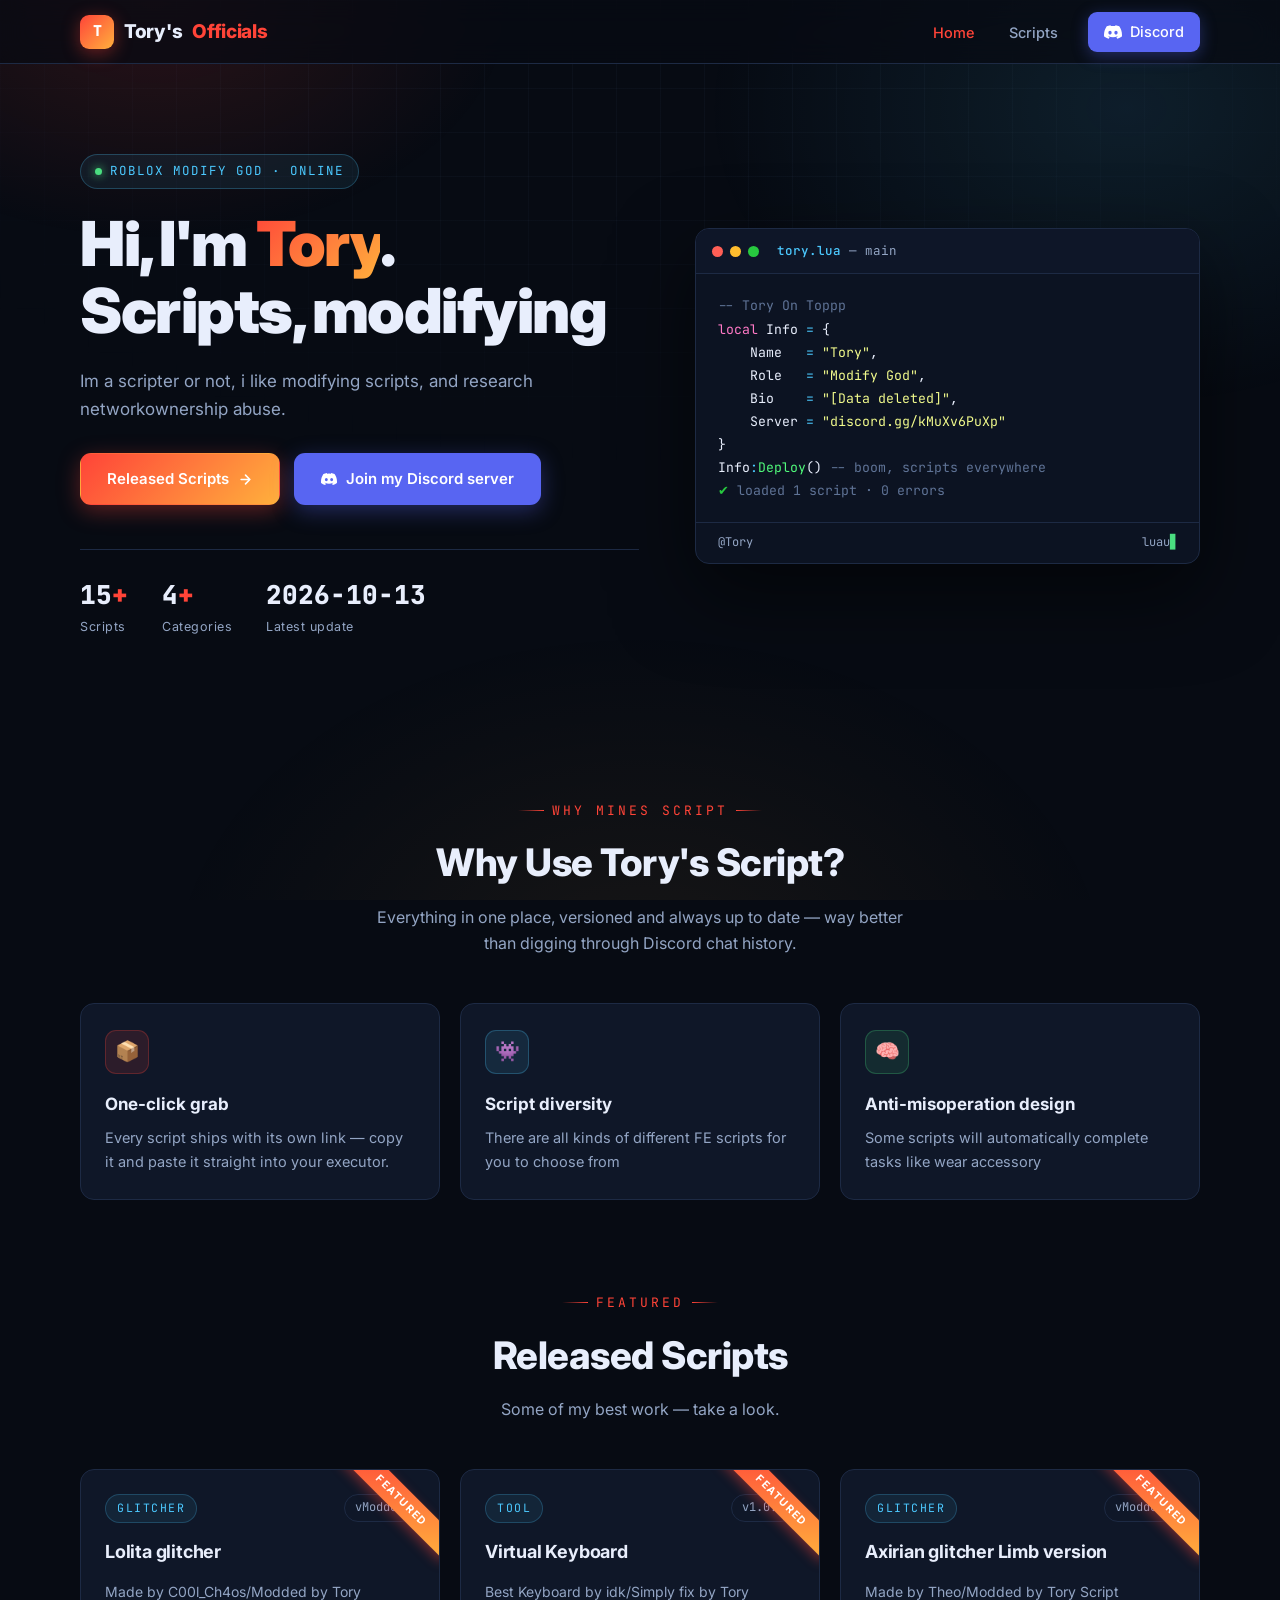
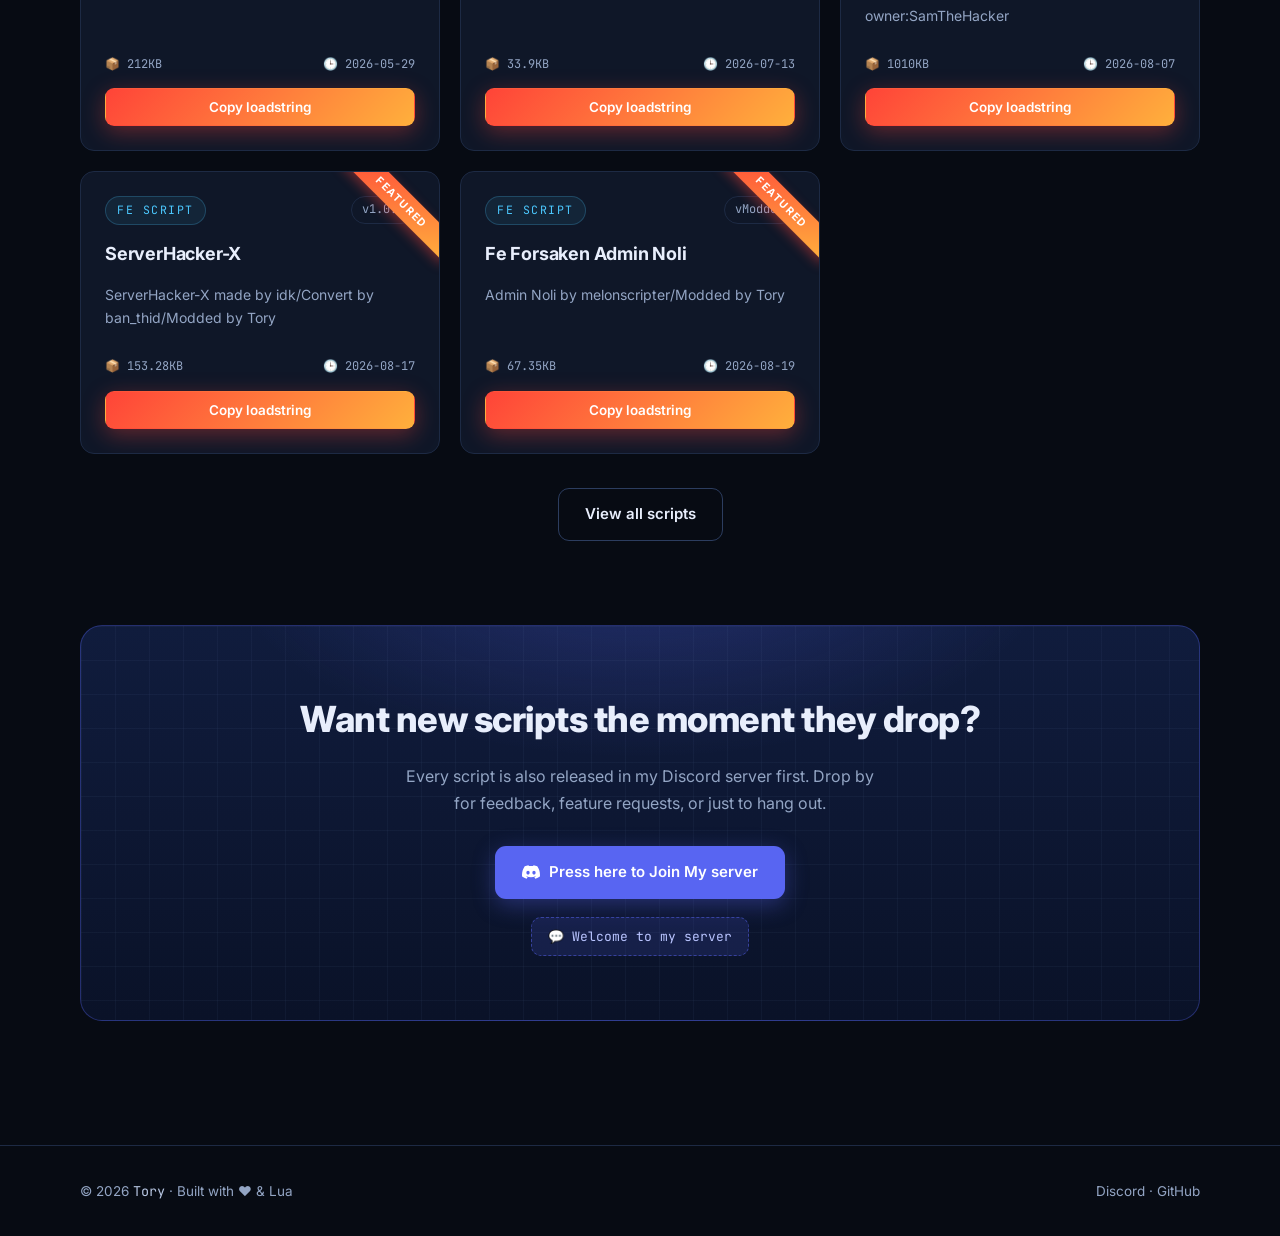
<file: index.html>
<!DOCTYPE html>
<html lang="en">
<head>
  <meta charset="UTF-8" />
  <meta name="viewport" content="width=device-width, initial-scale=1.0" />
  <title>Tory's Officials — Roblox Exploit</title>
  <meta name="description" content="Tory's Roblox Official website — FE scripts, Tool & somethings." />
  <link rel="icon" type="image/svg+xml" href="favicon.svg" />
  <link rel="icon" type="image/png" sizes="32x32" href="favicon.png" />
  <link rel="icon" type="image/x-icon" href="favicon.ico" />
  <link rel="apple-touch-icon" href="apple-touch-icon.png" />
  <meta name="theme-color" content="#ff4438" />
  <link rel="preconnect" href="https://fonts.googleapis.com" />
  <link rel="preconnect" href="https://fonts.gstatic.com" crossorigin />
  <link href="https://fonts.googleapis.com/css2?family=Inter:wght@400;500;600;700;800;900&family=JetBrains+Mono:wght@400;500;700&display=swap" rel="stylesheet" />
  <link rel="stylesheet" href="assets/css/style.css" />
</head>
<body>
  <div class="bg-glow"></div>
  <div class="bg-grid"></div>

  <nav class="nav">
    <div class="container nav-inner">
      <a href="index.html" class="brand">
        <span class="logo"><span>T</span></span>
        Tory's<span style="color:var(--accent)">Officials</span>
      </a>
      <ul class="nav-links">
        <li><a href="index.html" class="active">Home</a></li>
        <li><a href="scripts.html">Scripts</a></li>
        <li><a href="#" data-discord class="nav-discord" target="_blank" rel="noopener">
          <svg width="18" height="18" viewBox="0 0 24 24" fill="currentColor"><path d="M20.317 4.37a19.79 19.79 0 0 0-4.885-1.515.074.074 0 0 0-.079.037c-.21.375-.444.864-.608 1.25a18.27 18.27 0 0 0-5.487 0 12.64 12.64 0 0 0-.617-1.25.077.077 0 0 0-.079-.037A19.736 19.736 0 0 0 3.677 4.37a.07.07 0 0 0-.032.027C.533 9.046-.32 13.58.099 18.057a.082.082 0 0 0 .031.057 19.9 19.9 0 0 0 5.993 3.03.078.078 0 0 0 .084-.028c.462-.63.874-1.295 1.226-1.994a.076.076 0 0 0-.041-.106 13.107 13.107 0 0 1-1.872-.892.077.077 0 0 1-.008-.128c.126-.094.252-.192.372-.291a.074.074 0 0 1 .077-.01c3.928 1.793 8.18 1.793 12.062 0a.074.074 0 0 1 .078.01c.12.098.246.198.373.292a.077.077 0 0 1-.006.127 12.299 12.299 0 0 1-1.873.892.077.077 0 0 0-.041.107c.36.698.772 1.362 1.225 1.993a.076.076 0 0 0 .084.028 19.839 19.839 0 0 0 6.002-3.03.077.077 0 0 0 .032-.054c.5-5.177-.838-9.674-3.549-13.66a.061.061 0 0 0-.031-.03zM8.02 15.33c-1.183 0-2.157-1.085-2.157-2.419 0-1.333.956-2.419 2.157-2.419 1.21 0 2.176 1.096 2.157 2.42 0 1.333-.956 2.418-2.157 2.418zm7.975 0c-1.183 0-2.157-1.085-2.157-2.419 0-1.333.955-2.419 2.157-2.419 1.21 0 2.176 1.096 2.157 2.42 0 1.333-.946 2.418-2.157 2.418z"/></svg>
          Discord
        </a></li>
      </ul>
    </div>
  </nav>

  <header class="hero">
    <div class="container hero-inner">
      <div class="hero-left">
        <div class="hero-badge"><span class="dot"></span> ROBLOX MODIFY GOD · ONLINE</div>
        <h1>Hi, I'm <span class="grad">Tory</span>.<br />Scripts, modifying</h1>
        <p class="bio" id="bioText">I'm a scripter or not, I like modifying scripts, and research networkownership abuse.</p>
        <div class="hero-actions">
          <a href="scripts.html" class="btn btn-primary">Released Scripts
            <svg width="15" height="15" viewBox="0 0 24 24" fill="none" stroke="currentColor" stroke-width="2.5" stroke-linecap="round" stroke-linejoin="round"><path d="M5 12h14M12 5l7 7-7 7"/></svg>
          </a>
          <a href="#" data-discord class="btn btn-discord" target="_blank" rel="noopener">
            <svg width="16" height="16" viewBox="0 0 24 24" fill="currentColor"><path d="M20.317 4.37a19.79 19.79 0 0 0-4.885-1.515.074.074 0 0 0-.079.037c-.21.375-.444.864-.608 1.25a18.27 18.27 0 0 0-5.487 0 12.64 12.64 0 0 0-.617-1.25.077.077 0 0 0-.079-.037A19.736 19.736 0 0 0 3.677 4.37a.07.07 0 0 0-.032.027C.533 9.046-.32 13.58.099 18.057a.082.082 0 0 0 .031.057 19.9 19.9 0 0 0 5.993 3.03.078.078 0 0 0 .084-.028c.462-.63.874-1.295 1.226-1.994a.076.076 0 0 0-.041-.106 13.107 13.107 0 0 1-1.872-.892.077.077 0 0 1-.008-.128c.126-.094.252-.192.372-.291a.074.074 0 0 1 .077-.01c3.928 1.793 8.18 1.793 12.062 0a.074.074 0 0 1 .078.01c.12.098.246.198.373.292a.077.077 0 0 1-.006.127 12.299 12.299 0 0 1-1.873.892.077.077 0 0 0-.041.107c.36.698.772 1.362 1.225 1.993a.076.076 0 0 0 .084.028 19.839 19.839 0 0 0 6.002-3.03.077.077 0 0 0 .032-.054c.5-5.177-.838-9.674-3.549-13.66a.061.061 0 0 0-.031-.03zM8.02 15.33c-1.183 0-2.157-1.085-2.157-2.419 0-1.333.956-2.419 2.157-2.419 1.21 0 2.176 1.096 2.157 2.42 0 1.333-.956 2.418-2.157 2.418zm7.975 0c-1.183 0-2.157-1.085-2.157-2.419 0-1.333.955-2.419 2.157-2.419 1.21 0 2.176 1.096 2.157 2.42 0 1.333-.946 2.418-2.157 2.418z"/></svg>
            Join my Discord server
          </a>
        </div>
        <div class="hero-stats" id="statsTarget">
          <div class="reveal visible"><div class="num"><em>·</em></div><div class="lbl">Scripts</div></div>
          <div class="reveal visible"><div class="num"><em>·</em></div><div class="lbl">Categories</div></div>
          <div class="reveal visible"><div class="num"><em>·</em></div><div class="lbl">Latest update</div></div>
        </div>
      </div>

      <div class="hero-right reveal">
        <div class="code-window">
          <div class="code-titlebar">
            <span class="dots"><i></i><i></i><i></i></span>
            <span class="file"><b>tory.lua</b> — main</span>
          </div>
          <div class="code-body">
<span class="ln"><span class="cm">-- Tory On Toppp</span></span>
<span class="ln"><span class="kw">local</span> Info <span class="pu">=</span> {</span>
<span class="ln">    Name   <span class="pu">=</span> <span class="st">"Tory"</span>,</span>
<span class="ln">    Role   <span class="pu">=</span> <span class="st">"Modify God"</span>,</span>
<span class="ln">    Bio    <span class="pu">=</span> <span class="st">"[Data deleted]"</span>,</span>
<span class="ln">    Server <span class="pu">=</span> <span class="st">"discord.gg/kMuXv6PuXp"</span></span>
<span class="ln">}</span>
<span class="ln"></span>
<span class="ln">Info<span class="pu">:</span><span class="fn">Deploy</span>() <span class="cm">-- boom, scripts everywhere</span></span>
<span class="ln"><span class="ok">✔</span> <span class="cm">loaded 1 script · 0 errors</span></span>
          </div>
          <div class="code-foot">
            <span>@Tory</span>
            <span>luau<span class="typed-cursor">▊</span></span>
          </div>
        </div>
      </div>
    </div>
  </header>

  
  <section class="section" id="features">
    <div class="container">
      <div class="section-head reveal">
        <span class="eyebrow">Why Mines Script</span>
        <h2>Why Use Tory's Script?</h2>
        <p>Everything in one place, versioned and always up to date — way better than digging through Discord chat history.</p>
      </div>
      <div class="features-grid">
        <div class="feature reveal" data-delay="1">
          <div class="icon">📦</div>
          <h3>One-click grab</h3>
          <p>Every script ships with its own link — copy it and paste it straight into your executor.</p>
        </div>
        <div class="feature reveal" data-delay="2">
          <div class="icon">👾</div>
          <h3>Script diversity</h3>
          <p>There are all kinds of different FE scripts for you to choose from</p>
        </div>
        <div class="feature reveal" data-delay="3">
          <div class="icon">🧠</div>
          <h3>Anti-misoperation design</h3>
          <p>Some scripts will automatically complete tasks like wear accessory</p>
        </div>
      </div>
    </div>
  </section>

  <section class="section" id="featured" style="padding-top:0">
    <div class="container">
      <div class="section-head reveal">
        <span class="eyebrow">featured</span>
        <h2>Released Scripts</h2>
        <p>Some of my best work — take a look.</p>
      </div>
      <div class="scripts-grid" id="featuredGrid"></div>
      <div style="text-align:center;margin-top:34px" class="reveal">
        <a href="scripts.html" class="btn btn-ghost">View all scripts</a>
      </div>
    </div>
  </section>

  <section class="section" style="padding-top:0">
    <div class="container">
      <div class="cta reveal">
        <h2>Want new scripts the moment they drop?</h2>
        <p>Every script is also released in my Discord server first. Drop by for feedback, feature requests, or just to hang out.</p>
        <a href="#" data-discord class="btn btn-discord" target="_blank" rel="noopener">
          <svg width="18" height="18" viewBox="0 0 24 24" fill="currentColor"><path d="M20.317 4.37a19.79 19.79 0 0 0-4.885-1.515.074.074 0 0 0-.079.037c-.21.375-.444.864-.608 1.25a18.27 18.27 0 0 0-5.487 0 12.64 12.64 0 0 0-.617-1.25.077.077 0 0 0-.079-.037A19.736 19.736 0 0 0 3.677 4.37a.07.07 0 0 0-.032.027C.533 9.046-.32 13.58.099 18.057a.082.082 0 0 0 .031.057 19.9 19.9 0 0 0 5.993 3.03.078.078 0 0 0 .084-.028c.462-.63.874-1.295 1.226-1.994a.076.076 0 0 0-.041-.106 13.107 13.107 0 0 1-1.872-.892.077.077 0 0 1-.008-.128c.126-.094.252-.192.372-.291a.074.074 0 0 1 .077-.01c3.928 1.793 8.18 1.793 12.062 0a.074.074 0 0 1 .078.01c.12.098.246.198.373.292a.077.077 0 0 1-.006.127 12.299 12.299 0 0 1-1.873.892.077.077 0 0 0-.041.107c.36.698.772 1.362 1.225 1.993a.076.076 0 0 0 .084.028 19.839 19.839 0 0 0 6.002-3.03.077.077 0 0 0 .032-.054c.5-5.177-.838-9.674-3.549-13.66a.061.061 0 0 0-.031-.03zM8.02 15.33c-1.183 0-2.157-1.085-2.157-2.419 0-1.333.956-2.419 2.157-2.419 1.21 0 2.176 1.096 2.157 2.42 0 1.333-.956 2.418-2.157 2.418zm7.975 0c-1.183 0-2.157-1.085-2.157-2.419 0-1.333.955-2.419 2.157-2.419 1.21 0 2.176 1.096 2.157 2.42 0 1.333-.946 2.418-2.157 2.418z"/></svg>
          Press here to Join My server
        </a>
        <div>
          <span class="discord-tag">💬 Welcome to my server</span>
        </div>
      </div>
    </div>
  </section>
  
  <footer class="footer">
    <div class="container footer-inner">
      <span>© <span id="year"></span> <span class="mono">Tory</span> · Built with ❤️ &amp; Lua</span>
      <span><a href="#" data-discord target="_blank" rel="noopener">Discord</a> · <a href="https://github.com" target="_blank" rel="noopener">GitHub</a></span>
    </div>
  </footer>

  <script src="assets/js/main.js"></script>
  <script>document.getElementById("year").textContent = new Date().getFullYear();</script>
</body>
</html>
</file>
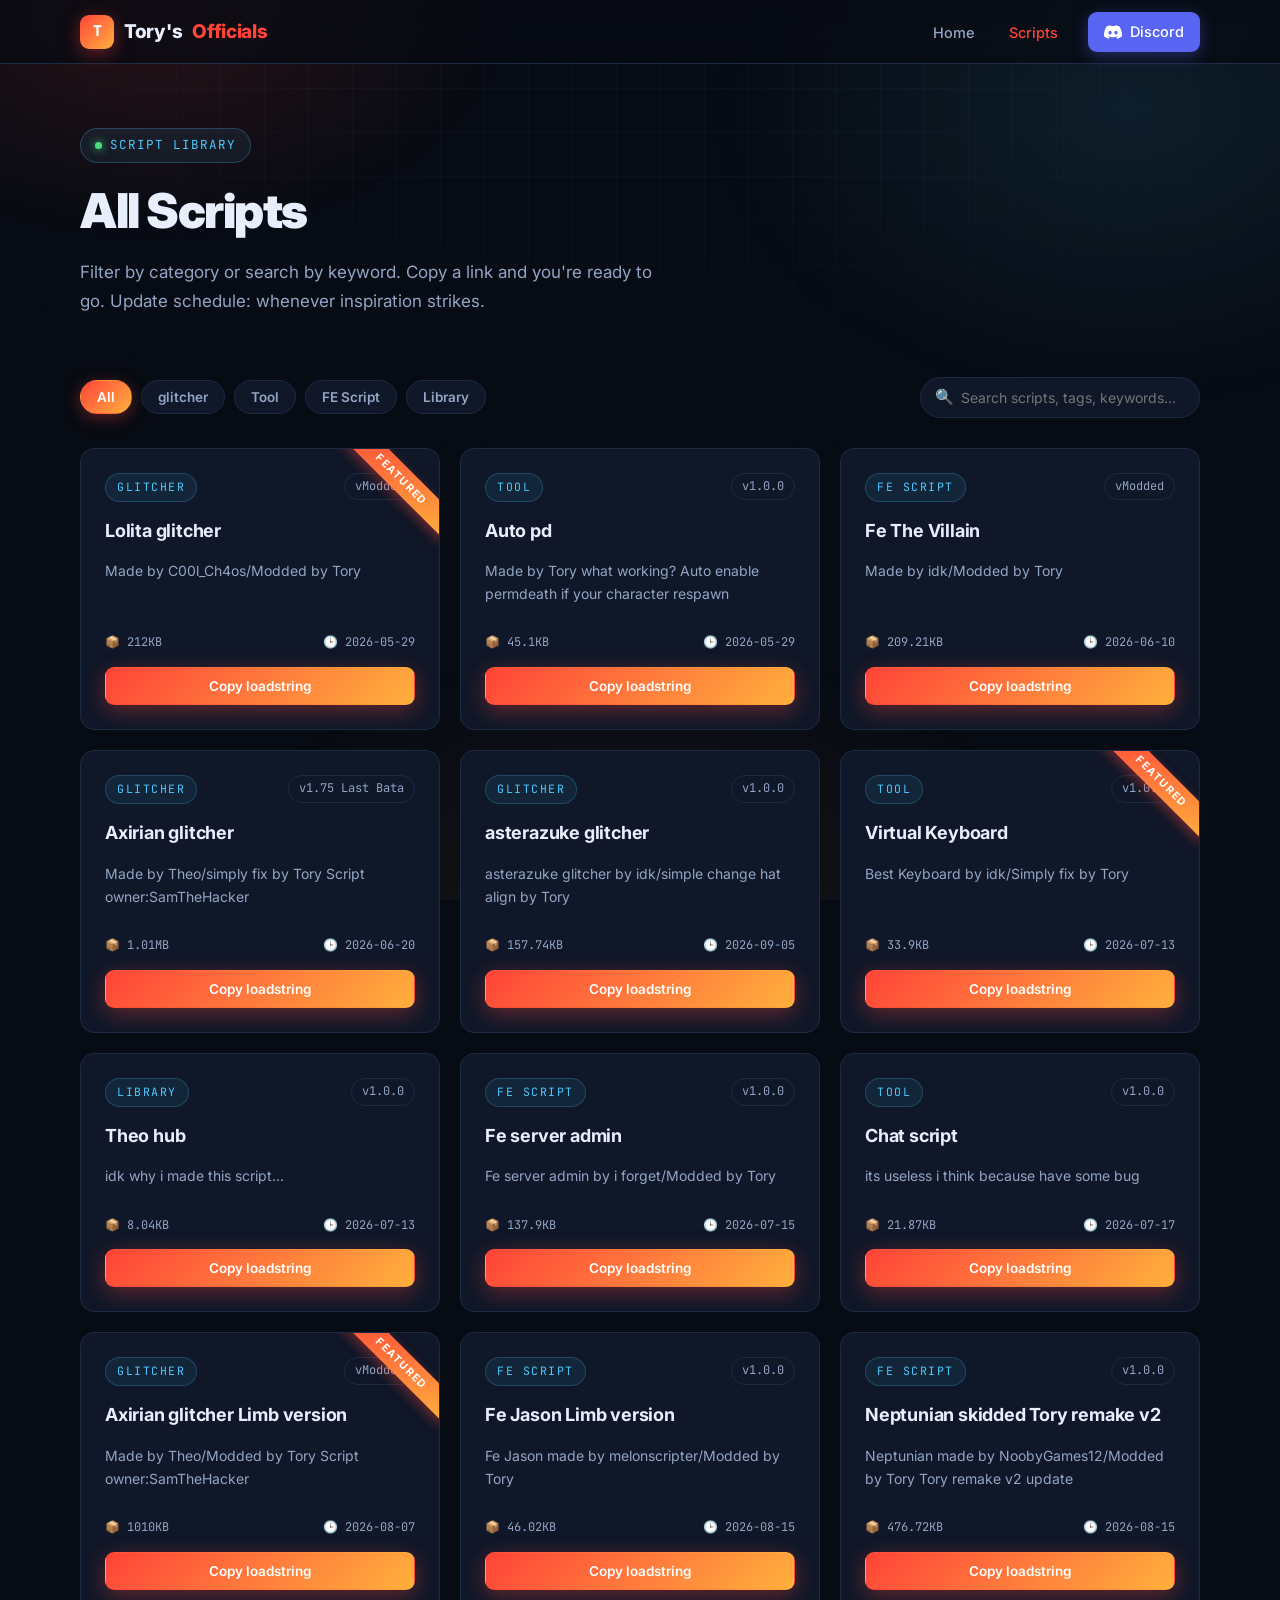
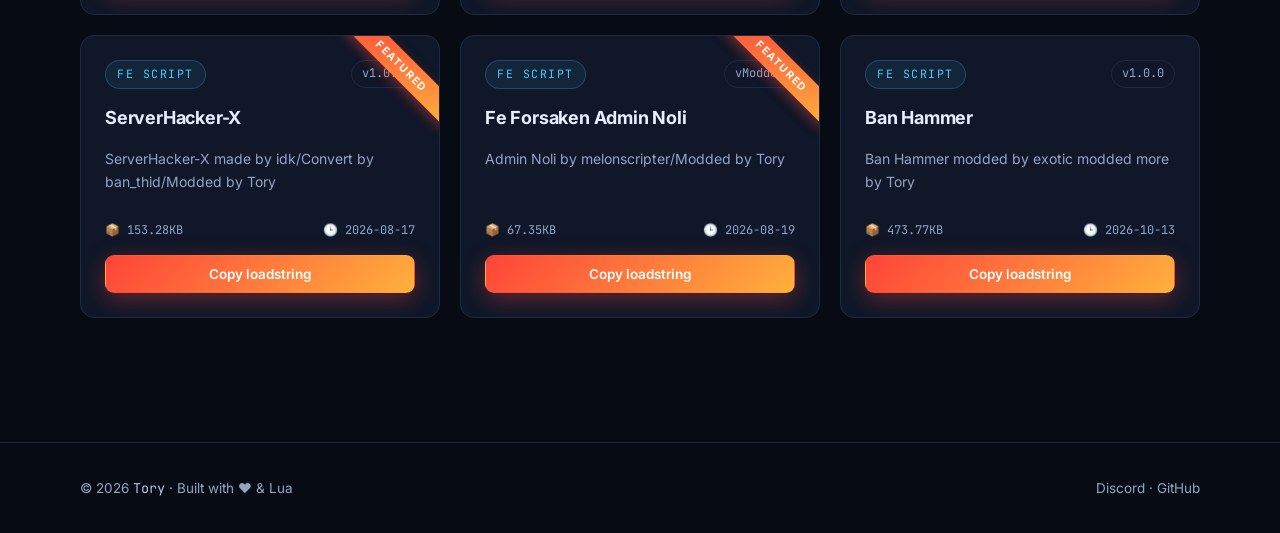
<file: scripts.html>
<!DOCTYPE html>
<html lang="en">
<head>
  <meta charset="UTF-8" />
  <meta name="viewport" content="width=device-width, initial-scale=1.0" />
  <title>Script Library — Tory's Officials</title>
  <meta name="description" content="All of Tory's released scripts — browse by category, search & copy links." />
  <link rel="icon" type="image/svg+xml" href="favicon.svg" />
  <link rel="icon" type="image/png" sizes="32x32" href="favicon.png" />
  <link rel="icon" type="image/x-icon" href="favicon.ico" />
  <link rel="apple-touch-icon" href="apple-touch-icon.png" />
  <meta name="theme-color" content="#ff4438" />
  <link rel="preconnect" href="https://fonts.googleapis.com" />
  <link rel="preconnect" href="https://fonts.gstatic.com" crossorigin />
  <link href="https://fonts.googleapis.com/css2?family=Inter:wght@400;500;600;700;800;900&family=JetBrains+Mono:wght@400;500;700&display=swap" rel="stylesheet" />
  <link rel="stylesheet" href="assets/css/style.css" />
</head>
<body>
  <div class="bg-glow"></div>
  <div class="bg-grid"></div>

  <nav class="nav">
    <div class="container nav-inner">
      <a href="index.html" class="brand">
        <span class="logo"><span>T</span></span>
        Tory's<span style="color:var(--accent)">Officials</span>
      </a>
      <ul class="nav-links">
        <li><a href="index.html">Home</a></li>
        <li><a href="scripts.html" class="active">Scripts</a></li>
        <li><a href="#" data-discord class="nav-discord" target="_blank" rel="noopener">
          <svg width="18" height="18" viewBox="0 0 24 24" fill="currentColor"><path d="M20.317 4.37a19.79 19.79 0 0 0-4.885-1.515.074.074 0 0 0-.079.037c-.21.375-.444.864-.608 1.25a18.27 18.27 0 0 0-5.487 0 12.64 12.64 0 0 0-.617-1.25.077.077 0 0 0-.079-.037A19.736 19.736 0 0 0 3.677 4.37a.07.07 0 0 0-.032.027C.533 9.046-.32 13.58.099 18.057a.082.082 0 0 0 .031.057 19.9 19.9 0 0 0 5.993 3.03.078.078 0 0 0 .084-.028c.462-.63.874-1.295 1.226-1.994a.076.076 0 0 0-.041-.106 13.107 13.107 0 0 1-1.872-.892.077.077 0 0 1-.008-.128c.126-.094.252-.192.372-.291a.074.074 0 0 1 .077-.01c3.928 1.793 8.18 1.793 12.062 0a.074.074 0 0 1 .078.01c.12.098.246.198.373.292a.077.077 0 0 1-.006.127 12.299 12.299 0 0 1-1.873.892.077.077 0 0 0-.041.107c.36.698.772 1.362 1.225 1.993a.076.076 0 0 0 .084.028 19.839 19.839 0 0 0 6.002-3.03.077.077 0 0 0 .032-.054c.5-5.177-.838-9.674-3.549-13.66a.061.061 0 0 0-.031-.03zM8.02 15.33c-1.183 0-2.157-1.085-2.157-2.419 0-1.333.956-2.419 2.157-2.419 1.21 0 2.176 1.096 2.157 2.42 0 1.333-.956 2.418-2.157 2.418zm7.975 0c-1.183 0-2.157-1.085-2.157-2.419 0-1.333.955-2.419 2.157-2.419 1.21 0 2.176 1.096 2.157 2.42 0 1.333-.946 2.418-2.157 2.418z"/></svg>
          Discord
        </a></li>
      </ul>
    </div>
  </nav>

  <header class="hero" style="padding:64px 0 40px">
    <div class="container">
      <div class="hero-badge"><span class="dot"></span> SCRIPT LIBRARY</div>
      <h1 style="font-size:clamp(30px,5vw,48px)">All Scripts</h1>
      <p class="bio" style="max-width:600px">Filter by category or search by keyword. Copy a link and you're ready to go. Update schedule: whenever inspiration strikes.</p>
    </div>
  </header>

  <section class="section" style="padding-top:10px">
    <div class="container">
      <div class="filters">
        <div class="chips" id="chips"></div>
        <div class="search-box">
          <span class="mag">🔍</span>
          <input type="text" id="searchInput" placeholder="Search scripts, tags, keywords…" autocomplete="off" />
        </div>
      </div>
      <div class="scripts-grid" id="scriptsGrid"></div>
      <div class="empty-state" id="emptyState">
        <div class="big">🕳️</div>
        <p>No matching scripts.</p>
        <p style="margin-top:6px;font-size:13px;color:#6b7fa0">Try another keyword, or ping Tory on Discord.</p>
      </div>
    </div>
  </section>

  <footer class="footer">
    <div class="container footer-inner">
      <span>© <span id="year"></span> <span class="mono">Tory</span> · Built with ❤️ &amp; Lua</span>
      <span><a href="#" data-discord target="_blank" rel="noopener">Discord</a> · <a href="https://github.com" target="_blank" rel="noopener">GitHub</a></span>
    </div>
  </footer>

  <script src="assets/js/main.js"></script>
  <script>document.getElementById("year").textContent = new Date().getFullYear();</script>
</body>
</html>
</file>
<file: assets/css/style.css>
:root {
  --bg: #070b13;
  --bg-2: #0b1120;
  --card: #0f1728;
  --card-hover: #131e33;
  --border: #1d2a44;
  --border-bright: #2c3d5f;
  --text: #e8eefc;
  --muted: #93a5c4;
  --accent: #ff4438;        
  --accent-soft: rgba(255, 68, 56, 0.12);
  --cyan: #4cc9ff;
  --green: #4ade80;
  --gradient: linear-gradient(135deg, #ff4438 0%, #ff7a3c 50%, #ffb03c 100%);
  --radius: 14px;
  --radius-sm: 9px;
  --font-body: "Inter", "PingFang SC", "Microsoft YaHei", system-ui, sans-serif;
  --font-mono: "JetBrains Mono", "Fira Code", Consolas, monospace;
  --nav-h: 64px;
}

* { margin: 0; padding: 0; box-sizing: border-box; }

html { scroll-behavior: smooth; }

body {
  font-family: var(--font-body);
  background: var(--bg);
  color: var(--text);
  line-height: 1.65;
  -webkit-font-smoothing: antialiased;
  overflow-x: hidden;
}

::selection { background: rgba(255, 68, 56, 0.35); color: #fff; }

::-webkit-scrollbar { width: 10px; }
::-webkit-scrollbar-track { background: var(--bg); }
::-webkit-scrollbar-thumb { background: #24334f; border-radius: 6px; }
::-webkit-scrollbar-thumb:hover { background: #31456b; }

.bg-glow {
  position: fixed;
  inset: 0;
  z-index: -2;
  pointer-events: none;
  background:
    radial-gradient(600px 400px at 12% 0%, rgba(255, 68, 56, 0.14), transparent 60%),
    radial-gradient(700px 500px at 88% 12%, rgba(76, 201, 255, 0.10), transparent 60%),
    radial-gradient(800px 600px at 50% 110%, rgba(255, 176, 60, 0.07), transparent 60%);
}
.bg-grid {
  position: fixed;
  inset: 0;
  z-index: -1;
  pointer-events: none;
  background-image:
    linear-gradient(rgba(120, 150, 200, 0.045) 1px, transparent 1px),
    linear-gradient(90deg, rgba(120, 150, 200, 0.045) 1px, transparent 1px);
  background-size: 44px 44px;
  mask-image: radial-gradient(ellipse 90% 70% at 50% 0%, black 30%, transparent 75%);
  -webkit-mask-image: radial-gradient(ellipse 90% 70% at 50% 0%, black 30%, transparent 75%);
}

.container { width: min(1120px, 92%); margin: 0 auto; }
.section { padding: 84px 0; }
.section-head { text-align: center; margin-bottom: 46px; }
.section-head .eyebrow {
  font-family: var(--font-mono);
  font-size: 13px;
  letter-spacing: 3px;
  text-transform: uppercase;
  color: var(--accent);
  display: inline-flex;
  align-items: center;
  gap: 8px;
}
.section-head .eyebrow::before,
.section-head .eyebrow::after {
  content: "";
  width: 26px;
  height: 1px;
  background: linear-gradient(90deg, transparent, var(--accent));
}
.section-head .eyebrow::after { background: linear-gradient(90deg, var(--accent), transparent); }
.section-head h2 { font-size: clamp(26px, 4vw, 38px); font-weight: 800; letter-spacing: -0.5px; margin-top: 10px; }
.section-head p { color: var(--muted); margin-top: 10px; max-width: 560px; margin-inline: auto; }

.nav {
  position: sticky;
  top: 0;
  z-index: 100;
  height: var(--nav-h);
  backdrop-filter: blur(14px);
  -webkit-backdrop-filter: blur(14px);
  background: rgba(7, 11, 19, 0.72);
  border-bottom: 1px solid var(--border);
}
.nav-inner {
  height: var(--nav-h);
  display: flex;
  align-items: center;
  justify-content: space-between;
}
.brand {
  display: flex;
  align-items: center;
  gap: 10px;
  font-weight: 800;
  font-size: 19px;
  letter-spacing: -0.3px;
  color: var(--text);
  text-decoration: none;
}
.brand .logo {
  width: 34px;
  height: 34px;
  display: grid;
  place-items: center;
  border-radius: 9px;
  background: var(--gradient);
  color: #fff;
  font-family: var(--font-mono);
  font-size: 15px;
  font-weight: 800;
  box-shadow: 0 4px 18px rgba(255, 68, 56, 0.4);
}
.brand .logo span { transform: translateY(-1px); }
.nav-links { display: flex; align-items: center; gap: 6px; list-style: none; }
.nav-links a {
  color: var(--muted);
  text-decoration: none;
  font-size: 14.5px;
  font-weight: 500;
  padding: 8px 14px;
  border-radius: 8px;
  transition: color 0.2s, background 0.2s;
}
.nav-links a:hover { color: var(--text); background: rgba(255, 255, 255, 0.06); }
.nav-links a.active { color: var(--accent); }
.nav-discord {
  margin-left: 10px;
  display: inline-flex;
  align-items: center;
  gap: 8px;
  background: #5865f2;
  color: #fff !important;
  font-weight: 600;
  padding: 8px 16px !important;
  border-radius: 9px !important;
  box-shadow: 0 4px 16px rgba(88, 101, 242, 0.35);
  transition: transform 0.2s, box-shadow 0.2s;
}
.nav-discord:hover { transform: translateY(-1px); box-shadow: 0 6px 22px rgba(88, 101, 242, 0.5); color: #fff !important; background: #5865f2 !important; }

.btn {
  display: inline-flex;
  align-items: center;
  justify-content: center;
  gap: 9px;
  font-family: var(--font-body);
  font-size: 15px;
  font-weight: 600;
  padding: 13px 26px;
  border-radius: 11px;
  border: 1px solid transparent;
  cursor: pointer;
  text-decoration: none;
  transition: transform 0.18s, box-shadow 0.18s, background 0.18s, border-color 0.18s;
  white-space: nowrap;
}
.btn:active { transform: scale(0.97); }
.btn-primary {
  background: var(--gradient);
  color: #fff;
  box-shadow: 0 6px 22px rgba(255, 68, 56, 0.35);
}
.btn-primary:hover { transform: translateY(-2px); box-shadow: 0 10px 30px rgba(255, 68, 56, 0.45); }
.btn-ghost { background: transparent; color: var(--text); border-color: var(--border-bright); }
.btn-ghost:hover { border-color: var(--accent); color: var(--accent); transform: translateY(-2px); }
.btn-discord {
  background: #5865f2;
  color: #fff;
  box-shadow: 0 6px 22px rgba(88, 101, 242, 0.35);
}
.btn-discord:hover { transform: translateY(-2px); box-shadow: 0 10px 30px rgba(88, 101, 242, 0.5); }
.btn-sm { padding: 9px 16px; font-size: 13.5px; border-radius: 9px; }

.hero { padding: 90px 0 70px; position: relative; }
.hero-inner {
  display: grid;
  grid-template-columns: 1.05fr 0.95fr;
  gap: 56px;
  align-items: center;
}
.hero-badge {
  display: inline-flex;
  align-items: center;
  gap: 8px;
  font-family: var(--font-mono);
  font-size: 12.5px;
  letter-spacing: 1px;
  color: var(--cyan);
  background: rgba(76, 201, 255, 0.08);
  border: 1px solid rgba(76, 201, 255, 0.25);
  padding: 6px 14px;
  border-radius: 999px;
  margin-bottom: 22px;
}
.hero-badge .dot {
  width: 7px; height: 7px; border-radius: 50%;
  background: var(--green);
  box-shadow: 0 0 10px var(--green);
  animation: pulse 2s infinite;
}
@keyframes pulse {
  0%, 100% { opacity: 1; transform: scale(1); }
  50% { opacity: 0.5; transform: scale(0.8); }
}
.hero h1 {
  font-size: clamp(38px, 6vw, 62px);
  font-weight: 900;
  letter-spacing: -1.5px;
  line-height: 1.08;
}
.hero h1 .grad {
  background: var(--gradient);
  -webkit-background-clip: text;
  background-clip: text;
  color: transparent;
}
.hero .bio {
  margin: 22px 0 12px;
  font-size: 17px;
  color: var(--muted);
  max-width: 480px;
}
.hero .bio em { color: var(--text); font-style: normal; font-family: var(--font-mono); font-size: 15px; }
.hero-actions { display: flex; flex-wrap: wrap; gap: 14px; margin-top: 30px; }
.hero-stats {
  display: flex;
  gap: 34px;
  margin-top: 44px;
  padding-top: 24px;
  border-top: 1px solid var(--border);
}
.hero-stats .num { font-size: 26px; font-weight: 800; font-family: var(--font-mono); color: var(--text); }
.hero-stats .num em { color: var(--accent); font-style: normal; }
.hero-stats .lbl { font-size: 12.5px; color: var(--muted); letter-spacing: 0.5px; }

.code-window {
  background: #0c1322;
  border: 1px solid var(--border);
  border-radius: var(--radius);
  box-shadow: 0 30px 80px rgba(0, 0, 0, 0.55);
  overflow: hidden;
  font-family: var(--font-mono);
}
.code-titlebar {
  display: flex;
  align-items: center;
  gap: 8px;
  padding: 12px 16px;
  background: #0e1628;
  border-bottom: 1px solid var(--border);
}
.code-titlebar .dots { display: flex; gap: 7px; }
.code-titlebar .dots i {
  width: 11px; height: 11px; border-radius: 50%;
  display: inline-block;
}
.code-titlebar .dots i:nth-child(1) { background: #ff5f56; }
.code-titlebar .dots i:nth-child(2) { background: #ffbd2e; }
.code-titlebar .dots i:nth-child(3) { background: #27c93f; }
.code-titlebar .file {
  margin-left: 10px;
  font-size: 12.5px;
  color: var(--muted);
}
.code-titlebar .file b { color: var(--cyan); font-weight: 500; }
.code-body { padding: 20px 22px; font-size: 13.2px; line-height: 1.75; }
.code-body .ln { display: block; white-space: pre-wrap; word-break: break-word; }
.code-body .cm { color: #5f7396; }
.code-body .kw { color: #ff79c6; }
.code-body .fn { color: #50fa7b; }
.code-body .st { color: #f1fa8c; }
.code-body .no { color: #bd93f9; }
.code-body .pu { color: #4cc9ff; }
.code-body .ok { color: #27c93f; }
.code-window .code-foot {
  padding: 10px 22px;
  font-size: 12px;
  color: var(--muted);
  border-top: 1px solid var(--border);
  display: flex;
  justify-content: space-between;
  font-family: var(--font-mono);
}
.typed-cursor { color: var(--green); animation: blink 1s step-end infinite; }
@keyframes blink { 50% { opacity: 0; } }

.features-grid {
  display: grid;
  grid-template-columns: repeat(3, 1fr);
  gap: 20px;
}
.feature {
  background: var(--card);
  border: 1px solid var(--border);
  border-radius: var(--radius);
  padding: 26px 24px;
  transition: transform 0.2s, border-color 0.2s, background 0.2s;
}
.feature:hover { transform: translateY(-4px); border-color: var(--border-bright); background: var(--card-hover); }
.feature .icon {
  width: 44px; height: 44px;
  display: grid; place-items: center;
  border-radius: 11px;
  font-size: 20px;
  margin-bottom: 16px;
  background: var(--accent-soft);
  border: 1px solid rgba(255, 68, 56, 0.25);
}
.feature:nth-child(2) .icon { background: rgba(76, 201, 255, 0.1); border-color: rgba(76, 201, 255, 0.25); }
.feature:nth-child(3) .icon { background: rgba(74, 222, 128, 0.1); border-color: rgba(74, 222, 128, 0.25); }
.feature h3 { font-size: 17px; font-weight: 700; margin-bottom: 8px; }
.feature p { color: var(--muted); font-size: 14.5px; }

.scripts-grid {
  display: grid;
  grid-template-columns: repeat(auto-fill, minmax(300px, 1fr));
  gap: 20px;
}
.card {
  background: var(--card);
  border: 1px solid var(--border);
  border-radius: var(--radius);
  padding: 24px;
  display: flex;
  flex-direction: column;
  gap: 14px;
  transition: transform 0.22s, border-color 0.22s, box-shadow 0.22s, background 0.22s;
  position: relative;
  overflow: hidden;
}
.card::before {
  content: "";
  position: absolute;
  inset: 0 0 auto 0;
  height: 3px;
  background: var(--gradient);
  opacity: 0;
  transition: opacity 0.22s;
}
.card:hover {
  transform: translateY(-5px);
  border-color: var(--border-bright);
  background: var(--card-hover);
  box-shadow: 0 18px 44px rgba(0, 0, 0, 0.45);
}
.card:hover::before { opacity: 1; }
.card-top { display: flex; justify-content: space-between; align-items: flex-start; gap: 10px; }
.card .cat {
  font-family: var(--font-mono);
  font-size: 11.5px;
  letter-spacing: 1.5px;
  text-transform: uppercase;
  color: var(--cyan);
  background: rgba(76, 201, 255, 0.08);
  border: 1px solid rgba(76, 201, 255, 0.22);
  padding: 4px 11px;
  border-radius: 999px;
}
.card .ver {
  font-family: var(--font-mono);
  font-size: 12px;
  color: var(--muted);
  border: 1px solid var(--border);
  padding: 3px 10px;
  border-radius: 999px;
}
.card h3 { font-size: 18px; font-weight: 700; letter-spacing: -0.2px; }
.card .desc { color: var(--muted); font-size: 14px; flex-grow: 1; }
.card .tags { display: flex; flex-wrap: wrap; gap: 7px; }
.card .tags span {
  font-family: var(--font-mono);
  font-size: 11.5px;
  color: #b7c6e2;
  background: rgba(255, 255, 255, 0.05);
  border: 1px solid var(--border);
  padding: 3px 9px;
  border-radius: 6px;
}
.card .meta {
  display: flex;
  justify-content: space-between;
  align-items: center;
  font-size: 12px;
  color: var(--muted);
  font-family: var(--font-mono);
}
.card-actions { display: flex; gap: 10px; }
.card-actions .btn { flex: 1; padding: 10px 14px; font-size: 13.5px; }

.card .featured-flag {
  position: absolute;
  top: 18px; right: -34px;
  transform: rotate(45deg);
  background: var(--gradient);
  color: #fff;
  font-size: 10.5px;
  font-weight: 700;
  letter-spacing: 1.5px;
  padding: 4px 38px;
  box-shadow: 0 4px 12px rgba(255, 68, 56, 0.4);
}

.filters {
  display: flex;
  flex-wrap: wrap;
  align-items: center;
  justify-content: space-between;
  gap: 16px;
  margin-bottom: 30px;
}
.chips { display: flex; flex-wrap: wrap; gap: 9px; }
.chip {
  font-size: 13.5px;
  font-weight: 600;
  color: var(--muted);
  background: var(--card);
  border: 1px solid var(--border);
  padding: 8px 16px;
  border-radius: 999px;
  cursor: pointer;
  transition: all 0.18s;
  font-family: var(--font-body);
}
.chip:hover { color: var(--text); border-color: var(--border-bright); }
.chip.active {
  background: var(--gradient);
  color: #fff;
  border-color: transparent;
  box-shadow: 0 4px 16px rgba(255, 68, 56, 0.35);
}
.search-box {
  position: relative;
  min-width: 240px;
  flex: 0 1 280px;
}
.search-box input {
  width: 100%;
  background: var(--card);
  border: 1px solid var(--border);
  color: var(--text);
  font-family: var(--font-body);
  font-size: 14px;
  padding: 11px 16px 11px 40px;
  border-radius: 999px;
  outline: none;
  transition: border-color 0.2s;
}
.search-box input:focus { border-color: var(--accent); }
.search-box .mag {
  position: absolute;
  left: 15px; top: 50%;
  transform: translateY(-50%);
  color: var(--muted);
  font-size: 15px;
  pointer-events: none;
}
.empty-state { text-align: center; padding: 70px 0; color: var(--muted); display: none; }
.empty-state .big { font-size: 44px; margin-bottom: 12px; }

.cta {
  position: relative;
  border-radius: 22px;
  padding: 64px 40px;
  text-align: center;
  overflow: hidden;
  border: 1px solid rgba(88, 101, 242, 0.35);
  background:
    radial-gradient(600px 300px at 50% -20%, rgba(88, 101, 242, 0.28), transparent 70%),
    linear-gradient(180deg, #101c3d, #0a1228);
}
.cta::after {
  content: "";
  position: absolute; inset: 0;
  background-image: linear-gradient(rgba(120,150,200,0.06) 1px, transparent 1px),
                    linear-gradient(90deg, rgba(120,150,200,0.06) 1px, transparent 1px);
  background-size: 34px 34px;
  pointer-events: none;
}
.cta > * { position: relative; z-index: 1; }
.cta h2 { font-size: clamp(24px, 4vw, 36px); font-weight: 800; letter-spacing: -0.5px; }
.cta p { color: var(--muted); margin: 14px auto 30px; max-width: 480px; }
.cta .discord-tag {
  display: inline-flex;
  align-items: center;
  gap: 8px;
  font-family: var(--font-mono);
  font-size: 13px;
  color: #b9c4ff;
  background: rgba(88, 101, 242, 0.15);
  border: 1px dashed rgba(88, 101, 242, 0.5);
  padding: 8px 16px;
  border-radius: 10px;
  margin-top: 18px;
}

.footer {
  border-top: 1px solid var(--border);
  padding: 34px 0;
  margin-top: 40px;
}
.footer-inner {
  display: flex;
  flex-wrap: wrap;
  align-items: center;
  justify-content: space-between;
  gap: 16px;
  color: var(--muted);
  font-size: 13.5px;
}
.footer .mono { font-family: var(--font-mono); color: #b7c6e2; }
.footer a { color: var(--muted); text-decoration: none; }
.footer a:hover { color: var(--accent); }

.toast {
  position: fixed;
  bottom: 28px; left: 50%;
  transform: translate(-50%, calc(100% + 40px));
  background: #101c33;
  border: 1px solid rgba(74, 222, 128, 0.4);
  color: #d1fae5;
  font-size: 14px;
  font-weight: 500;
  padding: 13px 22px;
  border-radius: 12px;
  box-shadow: 0 14px 40px rgba(0, 0, 0, 0.5);
  z-index: 200;
  transition: transform 0.35s cubic-bezier(0.2, 0.9, 0.3, 1.2);
  display: flex;
  align-items: center;
  gap: 10px;
}
.toast.show { transform: translate(-50%, 0); }
.toast .tick { color: var(--green); font-weight: 800; }

.reveal { opacity: 0; transform: translateY(24px); transition: opacity 0.6s ease, transform 0.6s ease; }
.reveal.visible { opacity: 1; transform: none; }
.reveal[data-delay="1"] { transition-delay: 0.08s; }
.reveal[data-delay="2"] { transition-delay: 0.16s; }
.reveal[data-delay="3"] { transition-delay: 0.24s; }

@media (max-width: 900px) {
  html { -webkit-text-size-adjust: 100%; }
  .hero-inner { grid-template-columns: 1fr; gap: 36px; }
  .hero { padding: 56px 0 44px; }
  .features-grid { grid-template-columns: 1fr; gap: 14px; }
  .hero-stats { flex-wrap: wrap; gap: 18px 26px; }
}
@media (max-width: 640px) {
  .section { padding: 56px 0; }
  .hero { padding: 44px 0 36px; }
  .hero-badge { font-size: 11px; padding: 5px 12px; }
  .hero h1 { font-size: 34px; letter-spacing: -0.8px; }
  .hero .bio { font-size: 15.5px; }
  .hero-stats { display: grid; grid-template-columns: repeat(3, 1fr); gap: 8px; text-align: center; }
  .hero-stats .num { font-size: 16px; overflow-wrap: anywhere; }
  .hero-stats .lbl { font-size: 11px; letter-spacing: 0; }
  .brand { font-size: 16.5px; }
  .brand > span:not(.logo) { display: none; }
  .brand .logo { width: 30px; height: 30px; font-size: 13px; border-radius: 8px; }
  .nav-links { gap: 2px; }
  .nav-links a { padding: 7px 9px; font-size: 13.5px; }
  .nav-discord { margin-left: 4px; padding: 7px 11px !important; font-size: 13px; }
  .nav-discord svg { width: 15px; height: 15px; }
  .btn { padding: 12px 20px; font-size: 14.5px; }
  .hero-actions { gap: 10px; margin-top: 24px; }
  .hero-actions .btn { width: 100%; }
  .scripts-grid { grid-template-columns: 1fr; gap: 14px; }
  .card { padding: 20px; }
  .card .desc { font-size: 13.5px; }
  .code-body { padding: 14px; font-size: 11.5px; line-height: 1.7; }
  .code-titlebar { padding: 10px 14px; }
  .code-foot { padding: 8px 14px; font-size: 11px; flex-wrap: wrap; gap: 4px; }
  .filters { flex-direction: column; align-items: stretch; gap: 12px; }
  .search-box { flex: 1; min-width: 0; }
  .chip { font-size: 12.5px; padding: 7px 13px; }
  .feature { padding: 22px 18px; }
  .feature .icon { width: 38px; height: 38px; font-size: 18px; }
  .feature p { font-size: 13.5px; }
  .cta { padding: 40px 20px; border-radius: 16px; }
  .cta .discord-tag { font-size: 11.5px; padding: 7px 12px; }
  .card-actions { flex-direction: column; }
  .toast { max-width: 90vw; font-size: 13px; padding: 11px 18px; }
  .empty-state { padding: 50px 0; }
}
</file>
